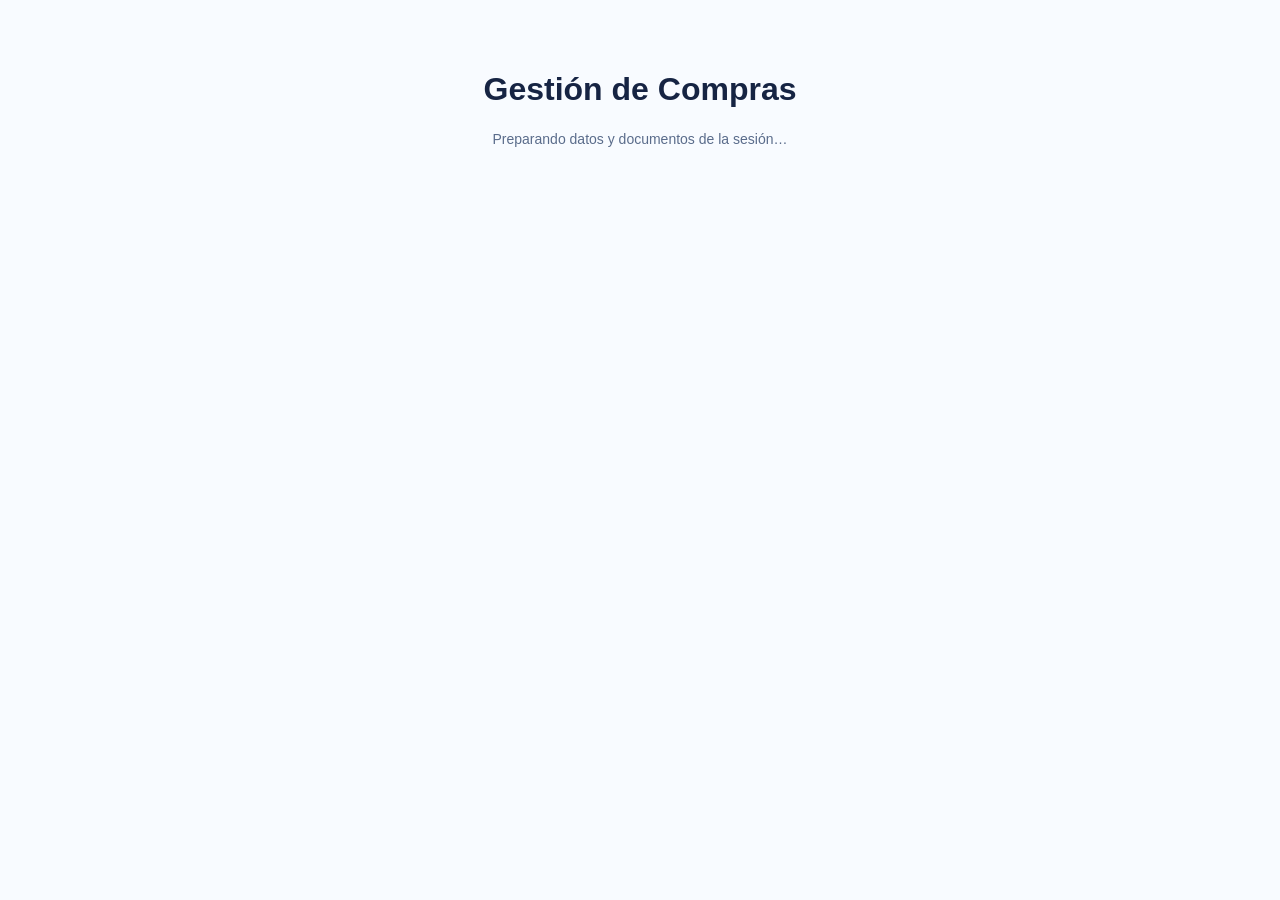
<file: demo-app-importaciones-cp/index.html>
<!doctype html>
<html lang="es">
  <head>
    <meta charset="UTF-8" />
    <link rel="icon" type="image/png" href="/demo-app-importaciones-cp/casa-pellas-symbol.png" />
    <meta name="viewport" content="width=device-width, initial-scale=1.0" />
    <title>Gestión de Compras · Casa Pellas</title>
    <script type="module" crossorigin src="/demo-app-importaciones-cp/assets/index-DKiiMz48.js"></script>
    <link rel="modulepreload" crossorigin href="/demo-app-importaciones-cp/assets/chunk-aKtaBQYM.js">
    <link rel="stylesheet" crossorigin href="/demo-app-importaciones-cp/assets/index-CEBo8Zx0.css">
  </head>
  <body>
    <div id="root"></div>
  </body>
</html>
</file>
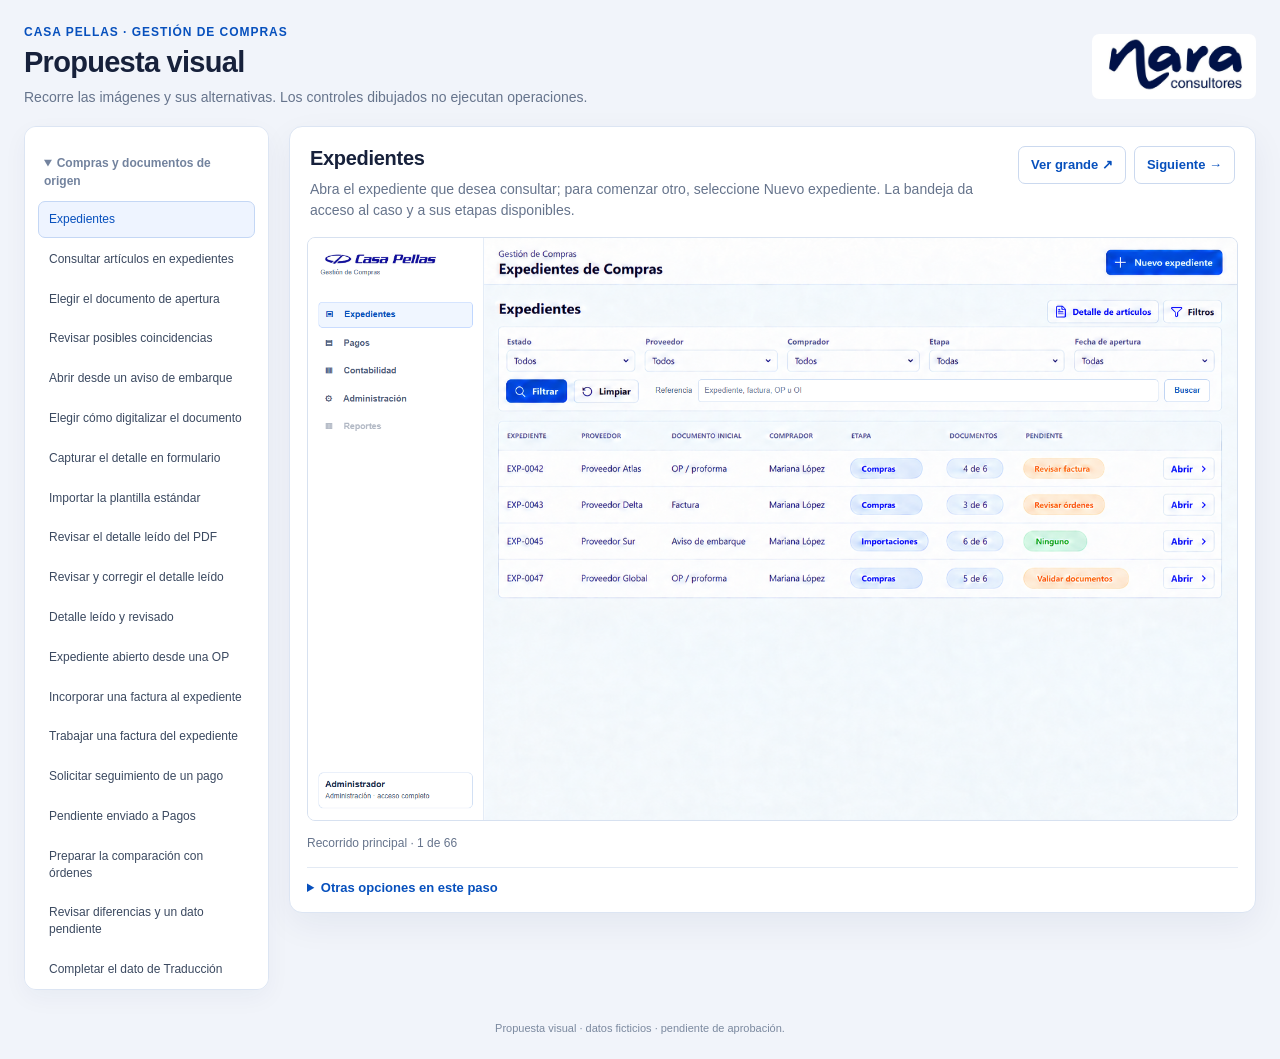
<file: mockup-gestion-compras/index.html>
<!doctype html>
<html lang="es">
<head>
  <meta charset="utf-8">
  <meta name="viewport" content="width=device-width, initial-scale=1">
  <title>Gestión de Compras · Guía de la propuesta</title>
  <link rel="icon" href="assets/casa-pellas-logo-original.png">
  <link rel="stylesheet" href="guide.css">
</head>
<body>
  <header class="page-head"><div class="heading-copy"><div class="eyebrow">Casa Pellas · Gestión de Compras</div><h1>Propuesta visual</h1><p>Recorre las imágenes y sus alternativas. Los controles dibujados no ejecutan operaciones.</p></div><img class="nara-logo" src="assets/logo_nara_consultores.png" alt="Nara Consultores" width="800" height="321"></header>
  <main id="content" tabindex="-1"><p class="loading">Cargando el recorrido…</p></main>
  <footer>Propuesta visual · datos ficticios · pendiente de aprobación.</footer>
  <script src="guide.js" defer></script>
</body>
</html>
</file>
<file: demo-app-importaciones-cp/assets/index-CEBo8Zx0.css>
.screen{background:#f8fbff;width:1600px;height:1130px;display:flex;overflow:hidden}.sidebar{background:#fff;border-right:1px solid #d7e3f6;flex:none;width:300px;padding:25px 20px;position:relative}.brand{height:75px}.brand img{object-fit:contain;object-position:left center;width:205px;max-height:52px}.brand small{color:#66748d;margin-top:3px;font-size:12px;display:block}.side-nav{gap:7px;margin-top:9px;display:grid}.side-item{color:#425374;border-radius:8px;align-items:center;gap:15px;height:47px;padding:0 16px;font-size:16px;font-weight:700;display:flex}.side-item.selected{color:#0948af;background:#f0f6ff;border:1px solid #bdd5ff}.ico{text-align:center;width:20px;color:inherit;font-size:20px}.profile{border:1px solid var(--line);background:#fff;border-radius:9px;padding:12px 14px;position:absolute;bottom:24px;left:20px;right:20px}.profile .avatar{color:#fff;background:#0a4db1;border-radius:6px;place-items:center;width:34px;height:34px;margin-right:10px;font-weight:700;display:inline-grid}.profile strong{font-size:14px}.profile .role{color:var(--muted);margin:5px 0 0 44px;font-size:12px;display:block}.profile .select{border:1px solid var(--line);color:#33435f;border-radius:6px;margin-top:10px;padding:8px 10px;font-size:13px}.app{width:1300px}.top{background:#fff;border-bottom:1px solid #d5e2f6;justify-content:space-between;align-items:center;height:80px;padding:17px 26px;display:flex}.top .kicker{color:#61718e;font-size:14px}.top h1{letter-spacing:-.02em;margin:2px 0 0;font-size:25px}.top .back{border:1px solid var(--line);color:#174b9f;border-radius:8px;place-items:center;width:40px;height:40px;margin-right:12px;font-size:23px;display:inline-grid}.top .titleline{align-items:center;display:flex}.main{height:1050px;padding:22px 24px 24px;overflow:hidden}h2{letter-spacing:-.025em;margin:0 0 5px;font-size:24px}h3{margin:0 0 5px;font-size:18px}p{color:var(--muted);margin:0;font-size:14px;line-height:1.35}.card{border:1px solid var(--line);background:#fff;border-radius:9px;box-shadow:0 2px 10px #284f8507}.pad{padding:18px}.row{gap:12px;display:flex}.grow{flex:1}.muted{color:var(--muted)}.tiny{font-size:12px}.label{color:#52627e;margin-bottom:7px;font-size:13px;font-weight:700}.value{font-size:16px;font-weight:700}.field{color:#233450;background:#fff;border:1px solid #bed3f5;border-radius:7px;height:43px;padding:11px 13px;font-size:14px}.btn{color:#0b4ba9;background:#fff;border:1px solid #c6d8f4;border-radius:7px;padding:10px 16px;font-size:14px;font-weight:700;display:inline-block}.btn.primary{color:#fff;background:#0750bd;border-color:#0750bd}.btn.ghost{background:#f4f8ff}.pill{color:#1350a8;background:#eff5ff;border:1px solid #c8dbfa;border-radius:999px;padding:6px 11px;font-size:12px;font-weight:700;display:inline-block}.pill.green{color:#188038;background:#edf9f1;border-color:#bce9cb}.pill.amber{color:#a95d00;background:#fff7e9;border-color:#f1d5a6}.pill.gray{color:#63708a;background:#f4f6fa;border-color:#dbe2ed}.pill.blue{color:#0d4bac;background:#eaf2ff;border-color:#bcd4fc}.tabs{border-bottom:1px solid #d8e4f5;gap:24px;margin:16px 0;display:flex}.tab{color:#60708b;padding:10px 16px;font-size:15px;font-weight:700}.tab.active{color:#0750bd;border-bottom:3px solid #0750bd}.method{border:1px solid #bdd2f3;border-radius:8px;grid-template-columns:repeat(3,1fr);margin:17px 0;display:grid;overflow:hidden}.method>div{color:#0b3f8f;background:#fff;border-right:1px solid #bdd2f3;padding:13px 20px;font-size:15px;font-weight:700}.method>div:last-child{border:0}.method>div.active{color:#fff;background:#0750bd}.method small{color:inherit;opacity:.8;margin-top:3px;font-size:12px;font-weight:400;display:block}.source{color:#244578;background:#f3f8ff;border:1px solid #c9dcfa;border-radius:7px;justify-content:space-between;align-items:center;margin:12px 0;padding:10px 13px;font-size:13px;display:flex}.source .pill{margin-left:8px}.capture-head{justify-content:space-between;align-items:flex-start;display:flex}.capture-card{margin-top:14px;padding:16px 20px}.form-grid{grid-template-columns:repeat(3,1fr);gap:13px 18px;margin-top:12px;display:grid}.grid{border-collapse:collapse;background:#fff;width:100%;font-size:13px}.grid th{color:#455a7c;text-align:left;background:#f4f8ff;border:1px solid #d4e2f5;padding:10px 11px;font-size:12px}.grid td{color:#1a2e51;border:1px solid #d4e2f5;padding:11px}.grid .emph{color:#0a4db4;font-weight:700}.capture-foot{justify-content:space-between;align-items:center;margin-top:16px;display:flex}.note{color:#63728c;font-size:12px}.case-banner{grid-template-columns:200px repeat(4,1fr);gap:9px;padding:14px;display:grid}.fact{background:#fff;border:1px solid #cdddf5;border-radius:7px;min-height:61px;padding:10px 12px}.fact .label{margin:0 0 5px;font-size:12px}.fact .value{font-size:15px}.case-id{color:#142244;font-size:24px;font-weight:800}.stage-card{margin-top:14px;padding:15px 18px}.stages{justify-content:space-between;margin:18px 18px 4px;display:flex;position:relative}.stages:before{content:"";background:#cbd6e8;height:2px;position:absolute;top:16px;left:8%;right:8%}.stage{text-align:center;color:#596b88;width:19%;font-size:12px;font-weight:700;position:relative}.circle{color:#8a96a9;background:#fff;border:3px solid #bfc8d7;border-radius:50%;place-items:center;width:34px;height:34px;margin:0 auto 6px;font-size:17px;display:grid;box-shadow:0 0 0 5px #fff}.stage.done .circle{color:#fff;background:#0750bd;border-color:#0750bd}.stage.current .circle{color:#0750bd;border-color:#0750bd}.stage.done,.stage.current{color:#182b4b}.stage .sub{color:#8090aa;margin-top:3px;font-weight:400;display:block}.stage.current .sub{color:#0b4fb6}.stage.pending .sub{color:#9aa6b7}.stage.done .circle,.stage.current .circle{box-shadow:0 0 0 5px #fff,0 0 0 7px #d6e5ff}.stage.viewing .circle{color:#fff;background:#0750bd;box-shadow:0 0 0 5px #fff,0 0 0 8px #f3a51e}.stage.viewing .sub{color:#a86400;font-weight:700}.oper-grid{grid-template-columns:1fr 1fr;gap:15px;margin-top:14px;display:grid}.oper-card{min-height:300px;padding:17px 18px}.cardtitle{align-items:flex-start;gap:12px;margin-bottom:12px;display:flex}.cardtitle .symbol{color:#0648ae;background:#eef5ff;border-radius:8px;place-items:center;width:40px;height:40px;font-size:21px;display:grid}.task{border-top:1px solid #d8e3f4;align-items:center;gap:11px;padding:10px 2px;font-size:14px;display:flex}.task span:nth-child(2){flex:1;font-weight:700}.num{color:#fff;background:#0b4fba;border-radius:50%;place-items:center;width:25px;height:25px;font-size:12px;font-weight:700;display:grid}.num.gray{color:#52627e;background:#e5ebf4}.notice{color:#28518b;background:#f1f7ff;border:1px solid #bfd7f9;border-radius:7px;padding:11px 13px;font-size:13px;line-height:1.35}.notice.amber{color:#8d5509;background:#fff9ef;border-color:#f1d8a9}.notice.green{color:#1d6f37;background:#f1fbf4;border-color:#bfe9cc}.case-foot{justify-content:space-between;align-items:center;margin-top:13px;display:flex}.journey{justify-content:space-between;align-items:center;gap:6px;margin:12px 0 15px;display:flex}.journey .item{color:#526582;text-align:center;background:#fff;border:1px solid #d1dff3;border-radius:7px;flex:1;padding:9px 8px;font-size:12px;font-weight:700}.journey .item.active{color:#fff;background:#0750bd;border-color:#0750bd}.journey .arrow{color:#7a96bd}.step-panels{gap:14px;display:grid}.two{grid-template-columns:1fr 1fr}.three{grid-template-columns:repeat(3,1fr)}.check{align-items:center;gap:9px;margin-top:12px;font-size:14px;display:flex}.square{color:#0c4cad;text-align:center;background:#eaf3ff;border:1px solid #9ebae7;border-radius:4px;width:20px;height:20px;font-weight:700}.divider{border-top:1px solid #d9e5f5;margin:12px 0}.change{border-bottom:1px solid #d9e4f3;grid-template-columns:1.1fr 1fr 1fr;gap:8px;padding:9px 0;font-size:13px;display:grid}.change b{color:#193152}.change .old{color:#a35400}.change .new{color:#188038;font-weight:700}.summary-row{border-top:1px solid #d9e5f5;justify-content:space-between;align-items:center;padding:12px 2px;font-size:14px;display:flex}.capture-inputs{grid-template-columns:215px 1.25fr 1.25fr;gap:10px;margin:17px 0 14px;display:grid}.capture-inputs .input-tile{background:#fff;border:1px solid #c9dcf7;border-radius:8px;min-height:132px;padding:11px 13px}.capture-inputs .input-tile.fixed{background:#f1f6ff}.capture-inputs .input-title{color:#172846;margin:3px 0 7px;font-size:16px;font-weight:700}.capture-inputs .input-note{color:#60718d;margin-top:6px;font-size:12px;line-height:1.3}.capture-inputs .input-actions{flex-wrap:wrap;align-items:center;gap:8px;display:flex}.capture-inputs .btn{padding:7px 10px;font-size:12px}.capture-inputs .pill{padding:5px 8px;font-size:11px}.warn{background:#fff7eb;font-weight:800;color:#a35800!important}.import-head{justify-content:space-between;align-items:center;margin:13px 0 12px;display:flex}.import-head h2{margin:0;font-size:21px}.import-head .muted{font-size:13px}.import-card{min-height:366px;padding:16px 18px}.import-card h3{margin:0 0 8px;font-size:18px}.import-card .summary-row{padding:10px 1px}.import-card .summary-row:first-of-type{margin-top:8px}.import-grid{grid-template-columns:1.12fr 1fr;gap:15px;display:grid}.compact-grid{grid-template-columns:repeat(2,minmax(0,1fr));gap:12px;margin-top:12px;display:grid}.compact-grid .field{height:39px;padding:10px 11px;font-size:13px}.file-line{border-top:1px solid #dce6f4;justify-content:space-between;align-items:center;padding:10px 0;font-size:13px;display:flex}.file-line:first-of-type{border-top:0}.file-line b{color:#173252}.import-card .grid th,.import-card .grid td{padding:8px 9px}.import-card .grid{font-size:12px}.import-card .grid th{font-size:11px}.import-actions{justify-content:flex-end;gap:9px;margin-top:14px;display:flex}.modaldim{background:#1224432e;place-items:center;width:1300px;height:1050px;display:grid;position:absolute;top:80px;left:300px}.modalbox{background:#fff;border:1px solid #b8cdea;border-radius:11px;width:620px;padding:23px 26px;box-shadow:0 18px 40px #1e375046}.modalbox h2{margin:0 0 9px;font-size:22px}.modalbox .field{height:112px;line-height:1.45}.modalbox .label{margin-top:16px}.modalbox .import-actions{margin-top:22px}.work-layout{grid-template-columns:minmax(0,1fr) 224px;align-items:stretch;gap:15px;margin-top:15px;display:grid}.work-primary,.stage-rail{min-width:0}.stage-rail .stage-card{height:100%;min-height:612px;margin:0;padding:16px 13px}.stage-rail .stage-card h3{margin-bottom:12px;font-size:16px;line-height:1.15}.stage-rail .stage-card .stages{gap:13px;margin:18px 0 0;padding-left:0;display:grid}.stage-rail .stage-card .stages:before{width:2px;height:auto;inset:11px auto 18px 17px}.stage-rail .stage{text-align:left;align-items:center;gap:10px;width:100%;min-height:83px;font-size:12px;display:flex}.stage-rail .stage .circle{flex:none;width:34px;height:34px;margin:0}.stage-rail .stage .sub{margin-top:3px;line-height:1.15}.stage-rail .stage .stage-copy{line-height:1.15;display:block}.stage-rail .stage.done,.stage-rail .stage.current,.stage-rail .stage.viewing{cursor:pointer}.work-primary .oper-grid,.work-primary .import-grid{margin-top:11px}.work-primary .oper-card,.work-primary .import-card{min-height:365px}.import-nav{background:#fff;border:1px solid #cbdcf3;border-radius:8px;align-items:center;gap:4px;margin:5px 0 12px;padding:5px;display:flex}.import-nav .nav-link{color:#466183;text-align:center;white-space:nowrap;border-radius:6px;flex:1;padding:9px 4px;font-size:12px;font-weight:700}.import-nav .nav-link.active{color:#fff;background:#0750bd}.import-nav .nav-link:not(.active){border:1px solid #e1e9f6}.import-nav .nav-link.disabled{color:#9aa7b9;background:#f7f9fc;border-color:#e7ebf2}.work-primary .import-head{margin:2px 0 10px}.work-primary .import-head h2{font-size:20px}.work-primary .case-foot{margin-top:12px}.work-primary .case-foot .btn{padding:9px 12px;font-size:12px}.oi-grid{grid-template-columns:1fr 1fr;gap:14px;display:grid}.oi-card{min-height:478px;padding:17px 18px}.oi-card h3{margin-bottom:13px}.oi-drop{background:#f7fbff;border:1px dashed #86aae1;border-radius:8px;min-height:105px;margin:10px 0 14px;padding:17px}.oi-drop .btn{margin-top:9px;padding:8px 10px;font-size:12px}.oi-note{color:#63728c;margin:4px 0 12px;font-size:12px}.preliq-docs{margin-bottom:11px;padding:13px 16px}.preliq-docs h3{margin-bottom:8px}.preliq-files{grid-template-columns:1fr 1fr;gap:13px;display:grid}.preliq-files .file-line{border-top:0;border-right:1px solid #dce6f4;padding:7px 10px 7px 0}.preliq-files .file-line:last-child{border-right:0}.preliq-table{min-height:440px;padding:15px 16px}.preliq-table .grid th,.preliq-table .grid td{padding:3px 8px;font-size:11px}.preliq-table .grid .pill{padding:4px 7px;font-size:10px}.preliq-table-head{justify-content:space-between;align-items:center;margin-bottom:9px;display:flex}.preliq-table-foot{color:#63728c;justify-content:space-between;align-items:center;margin-top:9px;font-size:11px;display:flex}.preliq-table-foot .pager-static{color:#0b4ba9;font-weight:700}.screen{position:relative}.v16-modalshade{z-index:15;background:#182a4d60;place-items:center;display:grid;position:absolute;inset:0}.v16-modal{background:#fff;border:1px solid #cbdcf3;border-radius:12px;width:840px;padding:26px}.v16-modal h2{margin-bottom:18px}.v16-modal .summary-row{padding:9px;font-size:14px}.v16-actions{justify-content:space-between;align-items:center;gap:12px;margin-top:20px;display:flex}.invoice-list{margin-top:14px;padding:14px}.invoice-list .grid td{padding:9px}.invoice-list .btn{padding:7px 10px;font-size:12px}.wide-form{max-width:1050px;margin:38px auto;padding:27px}.wide-form .form-grid{margin:20px 0}.line-links{justify-content:space-between;gap:10px;margin:16px 0;display:flex}.data-note{color:#5a6c8b;font-size:12px}.article-table{margin-top:20px}.article-table th,.article-table td{padding:13px 10px}.operation-actions{flex-wrap:wrap;align-items:center;gap:7px;display:flex}.operation-actions .btn{font-size:12px}.work-primary .case-foot{flex-wrap:wrap;gap:7px}.side-item.selected,.rail .selected{color:#0750bd}.profile .avatar{background:#0750bd}:root{color:#162443;--blue:#0750bd;--pale:#eef5ff;--line:#ccdcf3;--muted:#5a6c8b;--green:#188038;--amber:#b96a08;background:#f8fbff;font-family:Arial,Segoe UI,sans-serif}*{box-sizing:border-box}body{margin:0}button,input,select,textarea{font-family:inherit}button{cursor:pointer;text-align:inherit}button:disabled{cursor:not-allowed}button:focus-visible,input:focus-visible,select:focus-visible,textarea:focus-visible{outline-offset:3px;outline:3px solid #ca8100}button.side-item{background:#fff;border:1px solid #0000;width:100%}.application-shell{width:100%;height:auto;min-height:100vh;position:relative;overflow:visible}.application-shell>.sidebar{width:300px;min-height:100vh}.application-shell>.app{width:calc(100% - 300px);min-width:0}.application-shell .main{height:auto;min-height:calc(100vh - 80px);overflow:visible}.brand img{display:block}.profile{height:125px}.demo-label{color:#62748f;margin:13px 0 0 44px;font-size:11px;display:block}.side-item:disabled{opacity:.45}.header-actions{align-items:center;gap:12px;display:flex}.header-actions .btn{align-items:center;gap:7px;display:inline-flex}.notification-button{color:#0750bd;background:#fff;border:0;place-items:center;width:30px;height:35px;display:grid;position:relative}.notification-button span{color:#fff;background:#0750bd;border-radius:20px;padding:2px 4px;font-size:10px;position:absolute;top:-2px;right:-2px}.mobile-menu,.mobile-close{display:none}.btn,.tab,.nav-link{line-height:normal}.tab,.nav-link,.stage{background:0 0;border:0}.native-modal-scope{z-index:30;outline:none;position:absolute;inset:80px 0 0 300px}.native-modal-scope>.v17-modalshade,.native-modal-scope>.v16-modalshade,.native-modal-scope>.modaldim{width:100%;height:100%;min-height:650px;position:absolute;inset:0}.native-modal-scope .v17-modal,.native-modal-scope .v16-modal,.native-modal-scope .modalbox{max-width:calc(100% - 30px);max-height:calc(100vh - 105px);overflow:auto}.field{width:100%;min-width:0;font:inherit}.table-scroll{max-width:100%;overflow:auto}.grid{width:100%}.square{appearance:auto;accent-color:#0750bd}.notice svg,.symbol svg,.circle svg,.btn svg{vertical-align:middle}.modal-host{z-index:100;background:#182a4d60;place-items:center;padding:20px;display:grid;position:fixed;inset:80px 0 0 300px}.dialog-card{background:#fff;border:1px solid #cbdcf3;border-radius:12px;width:760px;max-width:100%;max-height:calc(100vh - 120px);padding:25px;overflow:auto}.dialog-header{justify-content:space-between;align-items:center;margin-bottom:18px;display:flex}.dialog-header h2{margin:0;font-size:23px}.dialog-fields{grid-template-columns:1fr 1fr;gap:15px;display:grid}.dialog-fields label{color:#52627e;gap:6px;font-size:13px;display:grid}.dialog-fields label.wide{grid-column:1/-1}.dialog-actions{justify-content:flex-end;gap:10px;margin-top:20px;display:flex}.toast{z-index:150;color:#163768;background:#fff;border:1px solid #bcd4fc;border-radius:8px;gap:16px;max-width:540px;padding:15px 20px;display:flex;position:fixed;bottom:24px;right:24px;box-shadow:0 6px 25px #16244325}.toast.error{color:#a32620;border-color:#cb5b53}.toast button{color:inherit;background:0 0;border:0}.empty-state{text-align:center;padding:50px}.document-preview{border:1px solid var(--line);width:100%;height:60vh}.qa-catalog{z-index:200;background:#fff;border:1px solid #ccdcf3;max-width:250px;padding:4px;font-size:11px;position:fixed;bottom:6px;right:8px}.qa-catalog select{max-width:240px}.field[readonly]{cursor:default}.no-wrap{white-space:nowrap}@media (width<=0){.work-layout{grid-template-columns:minmax(0,1fr) 195px}.application-shell .main{padding:18px}.grid th,.grid td{white-space:normal}.native-modal-scope .v17-modal{max-height:calc(100vh - 110px)}.application-shell>.sidebar{z-index:120;display:none;position:fixed;top:0;bottom:0;left:0;box-shadow:8px 0 25px #16244330}.application-shell.menu-open>.sidebar{display:block}.application-shell>.app{width:100%}.mobile-menu,.mobile-close{color:#0750bd;background:0 0;border:0;place-items:center;padding:8px;display:inline-grid}.mobile-close{position:absolute;top:8px;right:5px}.native-modal-scope,.modal-host{left:0}.top{padding:12px}.top h1{font-size:20px}.top .kicker{font-size:11px}.header-actions{gap:5px}.header-actions .btn{padding:9px;font-size:12px}.work-layout{height:auto!important;display:block!important}.work-primary{height:auto!important}.stage-rail{margin-top:15px;height:auto!important}.stage-rail .stage-card{height:auto;min-height:0}.stage-rail .stages{overflow:auto;display:flex!important}.stage-rail .stage{min-width:120px;min-height:65px}.stage-rail .stages:before{display:none}.case-banner{grid-template-columns:repeat(2,minmax(0,1fr))}.oper-grid,.import-grid,.step-panels.two,.step-panels.three,.form-grid,.dialog-fields{grid-template-columns:1fr!important}.capture-inputs{grid-template-columns:1fr}.capture-head,.capture-foot,.case-foot,.import-head{flex-wrap:wrap;gap:10px}.tabs{gap:3px;overflow:auto}.tab{padding:10px;font-size:13px}.import-nav{overflow:auto}.import-nav .nav-link{flex:none;padding:10px}.invoice-application .columns{grid-template-columns:1fr!important}.wide-form{margin:10px auto;padding:16px}.grid{min-width:580px}.v17-modal .form-grid{grid-template-columns:1fr!important}.main .row{flex-wrap:wrap}.native-modal-scope .v17-modal{width:calc(100% - 16px);max-width:calc(100% - 16px);padding:16px}.modal-host{padding:8px}.dialog-card{padding:16px}.dialog-fields label.wide{grid-column:auto}.toast{bottom:12px;left:12px;right:12px}.main{padding:14px!important}.profile{bottom:20px}.method{grid-template-columns:1fr}.method>div{border-bottom:1px solid #bdd2f3}.invoice-list{height:auto!important}.fact{padding:8px}.fact .value{font-size:13px}.case-id{font-size:21px}.top .back{display:none}}:root .field{font-family:Arial,Segoe UI,sans-serif;font-size:14px;font-weight:400;line-height:normal}.top .back{background:#fff}.native-modal-scope .field,.capture-card .field{font-size:14px}.fieldbox{min-width:0}.qa-catalog:hover,.qa-catalog:focus-within{opacity:1}:root .text-action{color:inherit;font:inherit;background:0 0;border:0;padding:0}.qa-catalog{opacity:0!important}.native-modal-scope>.modal-layer{width:100%;height:100%;min-height:650px;position:absolute;inset:0}.native-modal-scope .modal-v16{max-width:calc(100% - 30px);max-height:calc(100vh - 105px);overflow:auto}.grid td .field{width:100%;min-width:0}.grid input.field{width:90px;max-width:100%}.grid{table-layout:auto}:root .native-modal-scope>.v17-state-overlay{width:100%;height:100%;min-height:650px;position:absolute;inset:0}:root .native-modal-scope .v17-state-modal{max-width:calc(100% - 30px);max-height:calc(100vh - 105px);overflow:auto}:is(:root .native-modal-scope:has(>.v17-state-overlay),:root .native-modal-scope:has(>.v17-modalshade),:root .native-modal-scope:has(>.v16-modalshade)){min-height:100vh;inset:0}:root .native-modal-scope:has(>.v16-overlay){min-height:100vh;inset:0}:root .native-modal-scope>.v16-overlay{width:100%;height:100%;position:absolute;inset:0}:root button.text-action{color:#0750bd}:root .schedule-grid .grid{table-layout:fixed}:root .schedule-grid .grid input.field{width:100%}:root table.sched-table{table-layout:fixed}:root .sched-table input.field{width:100%;padding-left:6px;padding-right:6px}:root .native-modal-scope>.pay-modal-dim{width:100%;height:100%;position:absolute;inset:0}:root .native-modal-scope .pay-modal{max-width:calc(100% - 30px);max-height:calc(100vh - 100px);overflow:auto}@media (width<=0){:root .main,:root .main section,:root .main .card,:root .cost-content,:root .pay-space,:root .account-detail{min-width:0;max-width:100%}:root .cost-grid,:root .cost-2col,:root .pay-detail-grid,:root .account-layout,:root .account-columns,:root .pay-modal-grid,:root .two-fields,:root .three-fields,:root .native-modal-scope [style*=grid-template-columns]{grid-template-columns:minmax(0,1fr)!important}:root .account-facts{grid-template-columns:repeat(2,minmax(0,1fr))}:root .native-modal-scope{min-height:0!important;position:fixed!important;inset:0!important}:root .native-modal-scope>div{max-width:100vw;max-height:100vh;min-height:0!important}:root .native-modal-scope .v17-state-modal,:root .native-modal-scope .v17-modal,:root .native-modal-scope .v16-modal,:root .native-modal-scope .pay-modal,:root .native-modal-scope .account-modal,:root .native-modal-scope .modalbox,:root .native-modal-scope .modal-v16{margin:auto;overflow:auto;width:calc(100vw - 24px)!important;max-width:calc(100vw - 24px)!important;max-height:calc(100vh - 30px)!important;padding:16px!important}:root .main .btn,:root .native-modal-scope .btn{white-space:normal;max-width:100%}:root .main .summary-row,:root .cost-head,:root .cost-inline,:root .pay-toolbar,:root .pay-head,:root .pay-foot,:root .account-head,:root .account-file,:root .pay-file,:root .cost-actions,:root .pay-actions,:root .head-actions{flex-wrap:wrap;gap:10px;min-width:0}:root .pay-system{grid-template-columns:95px minmax(0,1fr);gap:8px}:root .pay-system>*,:root .account-file>*{overflow-wrap:anywhere;min-width:0}:root .main .table-scroll{min-width:0;max-width:100%;overflow:auto}:root .cost-pdf,:root .pdf-preview,:root .pdf-paper{max-width:100%;overflow:auto}:root .pay-filter{flex-wrap:wrap;gap:8px;display:flex}:root .pay-actions>div{flex-wrap:wrap;max-width:100%}:root .pay-actions .btn{flex:auto}}:root .native-modal-scope:has(>.pay-modal-dim){min-height:0;inset:80px 0 0 300px}@media (width<=0){:root .cost-metrics{gap:10px;display:grid;grid-template-columns:repeat(2,minmax(0,1fr))!important}:root .native-modal-scope .summary-row{flex-wrap:wrap;gap:8px;display:flex}:root .native-modal-scope .summary-row>*{overflow-wrap:anywhere;min-width:0}:root .cost-strip{grid-template-columns:repeat(2,minmax(0,1fr));gap:10px;display:grid}:root .cost-tile b{white-space:normal;overflow-wrap:anywhere}:root .main .work-layout,:root .main .work-primary,:root .main .stage-rail,:root .main .import-grid,:root .main .oper-grid,:root .main .oi-grid,:root .main .deep-grid,:root .main .step-panels,:root .main .stack{grid-auto-rows:auto;align-items:start;grid-template-rows:none!important;height:auto!important;min-height:0!important;max-height:none!important}:root .main .import-grid,:root .main .oper-grid,:root .main .oi-grid,:root .main .deep-grid{grid-template-columns:minmax(0,1fr)!important}:root .main .import-card,:root .main .oper-card,:root .main .oi-card,:root .main .deep-card,:root .main .deep-wide,:root .main .preliq-table,:root .main .capture-card,:root .main .invoice-list,:root .main .stage-rail .stage-card{min-width:0;height:auto!important;min-height:0!important;max-height:none!important}:root .main .file-row,:root .main .agency-preview,:root .main .import-foot{overflow-wrap:anywhere;min-width:0}:root .main .file-row{flex-wrap:wrap;gap:8px}}:root .pay-filter>button.text-action{color:#48617f;white-space:normal;background:#fff;border:1px solid #cedef4;border-radius:7px;padding:9px 14px;font:700 12px Arial,sans-serif}:root .pay-filter>button.text-action.active{color:#fff;background:#0750bd;border-color:#0750bd}.toast{max-height:28vh;top:88px;bottom:auto;overflow:auto}@media (width<=0){.toast{top:88px;bottom:auto}}:root .account-meta,:root .stage.done .sub,:root .stage.pending .sub{color:#586b84}:root [data-screen=captura-ocr] button[data-reference="captura-ocr::action-84"]:not(:disabled){color:#52647d!important}:root .fact .value:is(input,select){width:100%;min-width:0;max-width:100%;font:inherit;color:inherit;background:#fff;border:1px solid #cdddf5;border-radius:4px}:root .table-scroll:focus-visible,:root .rc-table-scroll:focus-visible{outline-offset:2px;outline:3px solid #ca8100}:root button.notice.text-action{color:#28518b;background:#f1f7ff;border:1px solid #bfd7f9;border-radius:7px;width:100%;padding:11px 13px;font-size:13px;line-height:1.35;display:block}:root button.data-note.text-action{color:#5a6c8b;font-size:12px}:root .chip-list button.link.text-action{font-size:12px;font-weight:700}:root .native-modal-scope{position:fixed}:root .application-shell{width:1600px;min-width:1600px;max-width:none;display:flex}:root .application-shell>.sidebar{width:300px;min-width:300px;display:block}:root .application-shell>.app{width:1300px;min-width:1300px}:root .native-modal-scope,:root .modal-host{width:1300px;right:auto}:root .application-shell .role-card{background:#f8fafc;border:1px solid #dbe2ea;border-radius:8px;margin-top:auto;padding:12px;position:absolute;bottom:24px;left:20px;right:20px}:root .application-shell .role-head{grid-template-columns:36px 1fr;align-items:center;gap:10px;margin-bottom:12px;display:grid}:root .application-shell .role-head strong{color:#172b4d;font-size:15px;line-height:1.1;display:block}:root .application-shell .role-head span{color:#64748b;font-size:12px}:root .application-shell .role-head .avatar{color:#fff;background:#0750bd;border-radius:8px;place-items:center;width:36px;height:36px;font-size:13px;font-weight:800;display:grid;position:static}:root .application-shell .role-card label{color:#64748b;font-size:12px;font-weight:700;display:block}:root .application-shell .role-card select{color:#172b4d;width:100%;height:36px;font:inherit;background:#fff;border:1px solid #dbe2ea;border-radius:8px;padding:0 10px}:root .application-shell .role-card .demo-label{color:#64748b;margin-top:8px;font-size:11px;display:block}:root .role-readonly{color:#194477;background:#edf4ff;border:1px solid #bfd2f2;border-radius:6px;margin:12px 30px 0;padding:8px 12px;font-size:13px}:root .application-shell .native-modal-scope{width:1300px;height:calc(100vh - 80px);min-height:0;position:fixed;inset:80px auto 0 300px}:root .application-shell .native-modal-scope>.modal-layer{justify-content:center;align-items:center;min-height:0;padding:20px;display:flex;width:100%!important;height:100%!important;inset:0!important}:root .application-shell .native-modal-scope .modal-v16{max-height:calc(100vh - 120px);overflow:auto}
</file>
<file: mockup-gestion-compras/guide.css>
:root{font-family:Arial,Helvetica,sans-serif;color:#17213b;background:#f1f4fa;--blue:#0750bd;--line:#dce5f3;--muted:#66748c}*{box-sizing:border-box}body{margin:0}a{color:var(--blue)}a:focus-visible,button:focus-visible,summary:focus-visible{outline:3px solid #d39330;outline-offset:3px}.page-head,main,footer{max-width:1800px;margin:auto}.page-head{padding:25px 24px 18px}.eyebrow{color:var(--blue);font-size:12px;font-weight:700;letter-spacing:.08em;text-transform:uppercase}h1{font-size:29px;letter-spacing:-.025em;margin:7px 0 8px}.page-head p{font-size:14px;color:var(--muted);margin:0;line-height:1.5}main{padding:0 24px 32px;min-height:70vh}.layout{display:grid;grid-template-columns:245px minmax(0,1fr);gap:20px;align-items:start}.index{position:sticky;top:18px;max-height:calc(100vh - 36px);overflow:auto;padding:13px;background:#fff;border:1px solid var(--line);border-radius:12px;box-shadow:0 8px 25px #1428550b}.index details{padding:6px 0}.index summary{font-size:12px;font-weight:700;color:#73839e;line-height:1.5;padding:8px 6px;cursor:pointer}.index a{display:block;padding:9px 10px;margin:3px 0;border:1px solid transparent;border-radius:7px;color:#3b4960;text-decoration:none;font-size:12px;line-height:1.4}.index a:hover,.index a.active{color:var(--blue);background:#eef4ff;border-color:#c4d7f5}.viewer{min-width:0;padding:17px;background:#fff;border:1px solid var(--line);border-radius:13px;box-shadow:0 12px 34px #1428550f}.viewer-head{display:flex;align-items:start;justify-content:space-between;gap:22px;padding:2px 3px 16px}.viewer-head h2{font-size:20px;line-height:1.25;margin:0 0 8px;letter-spacing:-.015em}.viewer-head p{font-size:14px;line-height:1.5;margin:0;color:var(--muted);max-width:820px}.pager{display:flex;gap:8px;flex-shrink:0;flex-wrap:wrap}.button{display:inline-block;border:1px solid #cbd9ef;border-radius:7px;padding:9px 12px;color:var(--blue);background:#fff;font-size:13px;font-weight:700;text-decoration:none;cursor:pointer;line-height:1.35;white-space:nowrap}.button:hover{background:#f1f6ff}.image-scroll{overflow:auto;border:1px solid #d7e1f0;border-radius:8px;background:#fff}.image-scroll img{display:block;width:100%;height:auto;max-width:none}.caption{display:flex;align-items:start;justify-content:space-between;gap:15px;margin-top:13px;font-size:12px;color:var(--muted);line-height:1.5}.caption a{font-weight:700;text-decoration:none}.variants{margin-top:15px;padding-top:12px;border-top:1px solid #e3eaf4;font-size:13px}.variants summary{cursor:pointer;color:var(--blue);font-weight:700}.variants ul{display:flex;gap:8px 22px;flex-wrap:wrap;margin:12px 0 0;padding-left:17px;line-height:1.6}.variants a{text-decoration:none}.branch{display:flex;gap:10px;align-items:center;font-size:12px;margin:0 3px 13px;color:var(--muted)}.branch a{font-weight:700;text-decoration:none}.large .viewer-head{align-items:center}.large.original .image-scroll img{width:auto}.large-tools{display:flex;gap:8px;flex-wrap:wrap}.summary{max-width:1000px;padding:27px}.summary h2{font-size:24px;margin:0 0 15px}.summary p{font-size:15px;line-height:1.6;color:var(--muted)}.summary .pager{margin-top:22px}footer{padding:0 24px 25px;text-align:center;font-size:11px;color:#7b899f}.error{padding:25px;background:#fff;border:1px solid var(--line);border-radius:8px}.loading{color:var(--muted);padding:25px}@media(max-width:1150px){.viewer-head{flex-direction:column;gap:12px}.pager{align-self:flex-start}}@media(max-width:850px){.layout{grid-template-columns:1fr}.index{position:static;max-height:220px;display:grid;grid-template-columns:repeat(2,minmax(0,1fr));gap:0 12px}.index details[open]{grid-column:1/-1}.viewer-head h2{font-size:19px}}@media(max-width:520px){.page-head{padding:20px 16px 17px}main{padding:0 16px 24px}h1{font-size:25px}.page-head p{font-size:12px}.viewer{padding:12px}.index{max-height:180px;padding:9px}.index summary{font-size:11px;padding:6px 3px}.pager{gap:6px}.button{font-size:12px;padding:8px 10px}.viewer-head p{font-size:13px}.caption{flex-direction:column;gap:7px}.variants ul{display:block}.variants li{margin:6px 0}.large .viewer-head{align-items:start}.summary{padding:18px}.branch{flex-wrap:wrap}}
.page-head{display:flex;align-items:center;justify-content:space-between;gap:24px}.heading-copy{min-width:0}.nara-logo{display:block;width:164px;height:auto;flex-shrink:0;border-radius:7px}@media(max-width:520px){.page-head{flex-wrap:wrap;gap:14px}.nara-logo{width:124px;order:-1}}
</file>
